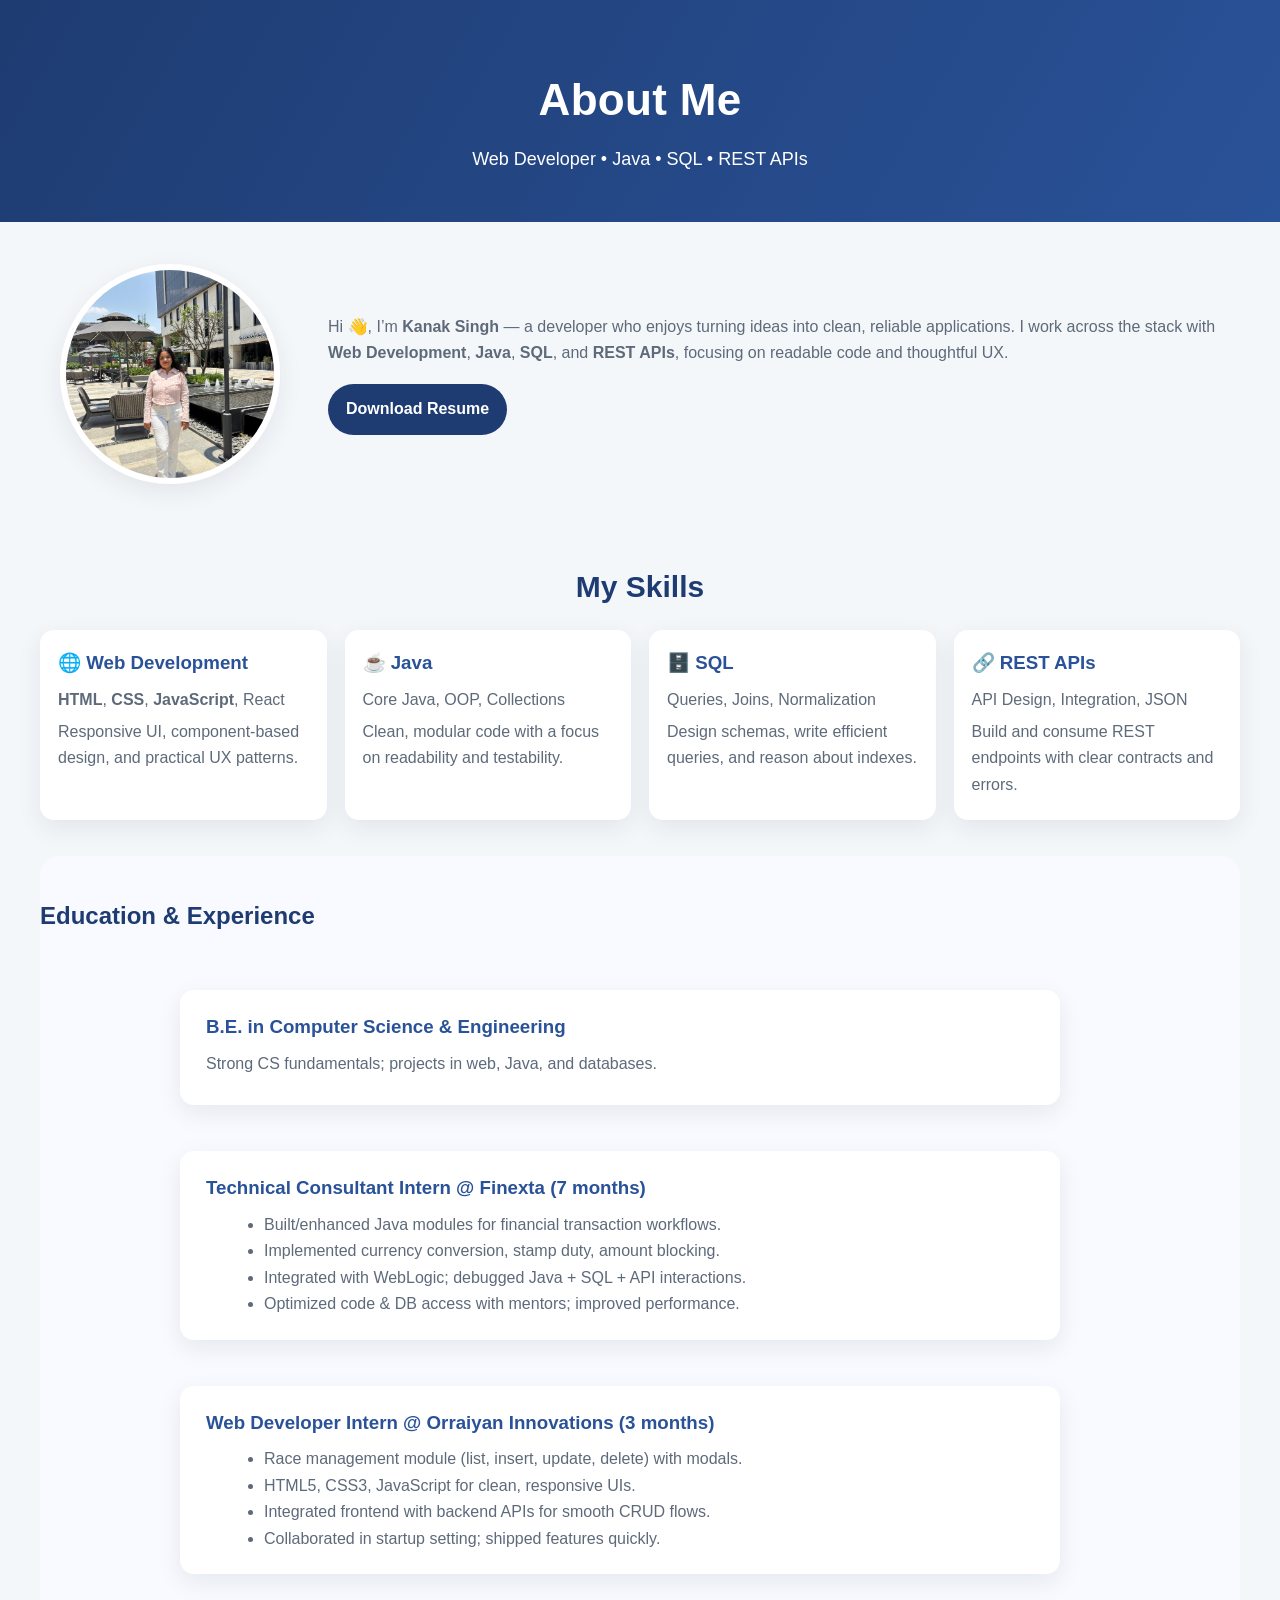
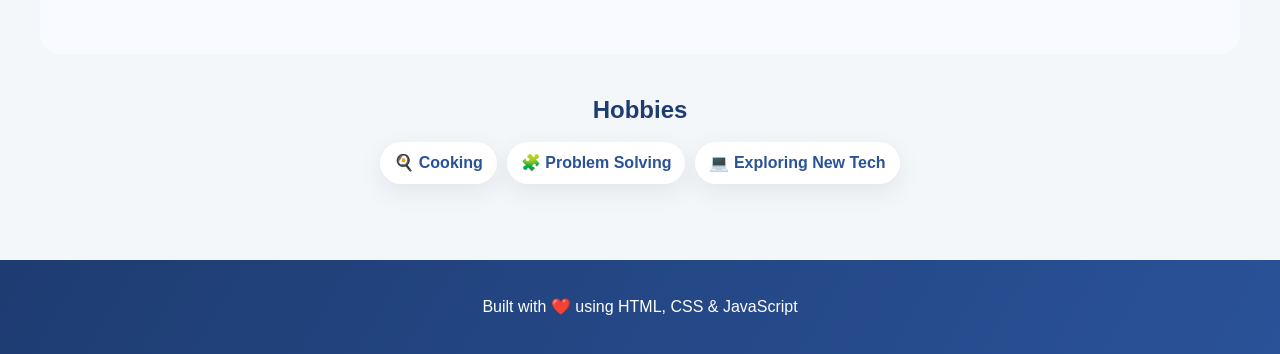
<file: about.html>
<!DOCTYPE html>
<html lang="en">
<head>
  <meta charset="UTF-8" />
  <meta name="viewport" content="width=device-width, initial-scale=1.0"/>
  <title>About | Kanak Priyanka Singh</title>
  <link rel="stylesheet" href="about.css"/>
</head>
<body>


  <!-- Header -->
  <header class="site-header">
    <h1 class="fade-in">About Me</h1>
    <p class="subtitle fade-in">Web Developer • Java • SQL • REST APIs</p>
  </header>

  <!-- Intro / Hero -->
  <section class="intro container fade-in">
    <div class="intro-media">
      <img src="profile.jpg" alt="Kanak Priyanka Singh" class="profile-pic float-up">
    </div>
    <div class="intro-text">
      <p>
        Hi 👋, I’m <strong>Kanak Singh</strong> — a developer who enjoys turning
        ideas into clean, reliable applications. I work across the stack with
        <strong>Web Development</strong>, <strong>Java</strong>, <strong>SQL</strong>, and
        <strong>REST APIs</strong>, focusing on readable code and thoughtful UX.
      </p>

      <div class="quick-actions">
        <a href="resume.pdf" class="btn primary" download>Download Resume</a>
      </div>
    </div>
  </section>

  <!-- Skills -->
  <section class="skills-section container fade-in">
    <h2>My Skills</h2>

    <div class="skills-grid">
      <div class="skill-card">
        <h3>🌐 Web Development</h3>
        <p><strong>HTML</strong>, <strong>CSS</strong>, <strong>JavaScript</strong>, React</p>
        <p>Responsive UI, component-based design, and practical UX patterns.</p>
      </div>

      <div class="skill-card">
        <h3>☕ Java</h3>
        <p>Core Java, OOP, Collections</p>
        <p>Clean, modular code with a focus on readability and testability.</p>
      </div>

      <div class="skill-card">
        <h3>🗄️ SQL</h3>
        <p>Queries, Joins, Normalization</p>
        <p>Design schemas, write efficient queries, and reason about indexes.</p>
      </div>

      <div class="skill-card">
        <h3>🔗 REST APIs</h3>
        <p>API Design, Integration, JSON</p>
        <p>Build and consume REST endpoints with clear contracts and errors.</p>
      </div>
    </div>
  </section>

  <!-- Education & Experience -->
  <section class="timeline-section container fade-in">
    <h2>Education & Experience</h2>

    <div class="timeline">
      <div class="tl-item">
        <div class="tl-dot"></div>
        <div class="tl-card">
          <h3>B.E. in Computer Science & Engineering</h3>
          <p>Strong CS fundamentals; projects in web, Java, and databases.</p>
        </div>
      </div>

      <div class="tl-item">
        <div class="tl-dot"></div>
        <div class="tl-card">
          <h3>Technical Consultant Intern @ Finexta (7 months)</h3>
          <ul>
            <li>Built/enhanced Java modules for financial transaction workflows.</li>
            <li>Implemented currency conversion, stamp duty, amount blocking.</li>
            <li>Integrated with WebLogic; debugged Java + SQL + API interactions.</li>
            <li>Optimized code & DB access with mentors; improved performance.</li>
          </ul>
        </div>
      </div>

      <div class="tl-item">
        <div class="tl-dot"></div>
        <div class="tl-card">
          <h3>Web Developer Intern @ Orraiyan Innovations (3 months)</h3>
          <ul>
            <li>Race management module (list, insert, update, delete) with modals.</li>
            <li>HTML5, CSS3, JavaScript for clean, responsive UIs.</li>
            <li>Integrated frontend with backend APIs for smooth CRUD flows.</li>
            <li>Collaborated in startup setting; shipped features quickly.</li>
          </ul>
        </div>
      </div>
    </div>
  </section>

  <!-- Hobbies -->
  <section class="hobbies container fade-in">
    <h2>Hobbies</h2>
    <div class="chips">
      <span class="chip">🍳 Cooking</span>
      <span class="chip">🧩 Problem Solving</span>
      <span class="chip">💻 Exploring New Tech</span>
    </div>
  </section>

  <!-- Footer -->
  <footer class="site-footer">
    <p>Built with ❤️ using HTML, CSS & JavaScript</p>
  </footer>

  <!-- Tiny JS for scroll-reveal (no library) -->
  <script>
    const els = document.querySelectorAll('.fade-in');
    const io = ('IntersectionObserver' in window)
      ? new IntersectionObserver((entries) => {
          entries.forEach(e => { if (e.isIntersecting) e.target.classList.add('show'); });
        }, { threshold: 0.15 })
      : null;

    els.forEach(el => {
      if (io) io.observe(el); else el.classList.add('show');
    });
  </script>
</body>
</html>
</file>
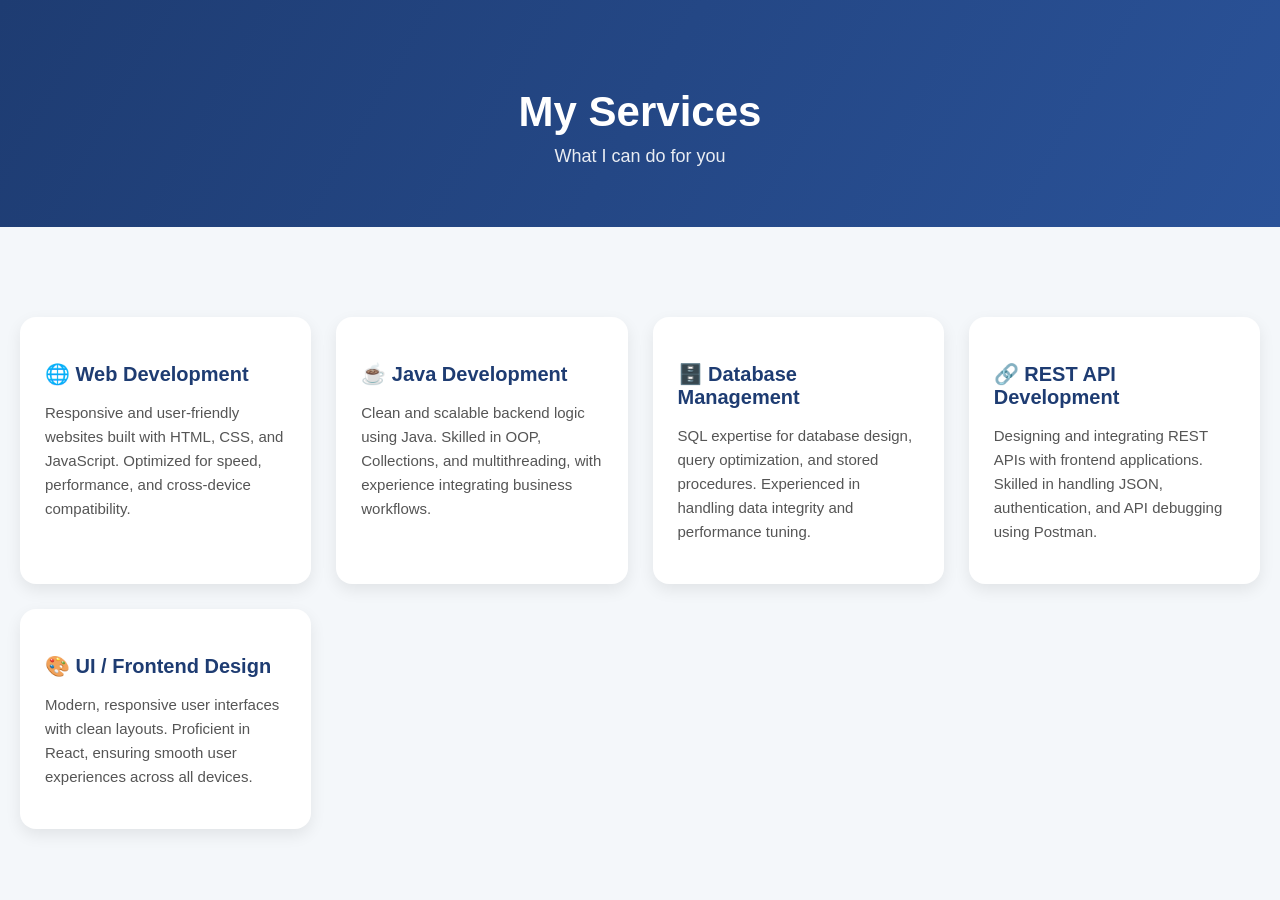
<file: services.html>
<!DOCTYPE html>
<html lang="en">
<head>
  <meta charset="UTF-8">
  <meta name="viewport" content="width=device-width, initial-scale=1.0">
  <title>My Services</title>
  <link rel="stylesheet" href="services.css">
</head>
<body>
  <header>
    <h1>My Services</h1>
    <p>What I can do for you</p>
  </header>

  <section class="services-section">
    <div class="services-container">

      <div class="service-card">
        <h3>🌐 Web Development</h3>
        <p>
          Responsive and user-friendly websites built with HTML, CSS, and JavaScript.
          Optimized for speed, performance, and cross-device compatibility.
        </p>
      </div>

      <div class="service-card">
        <h3>☕ Java Development</h3>
        <p>
          Clean and scalable backend logic using Java. Skilled in OOP, Collections,
          and multithreading, with experience integrating business workflows.
        </p>
      </div>

      <div class="service-card">
        <h3>🗄️ Database Management</h3>
        <p>
          SQL expertise for database design, query optimization, and stored procedures.
          Experienced in handling data integrity and performance tuning.
        </p>
      </div>

      <div class="service-card">
        <h3>🔗 REST API Development</h3>
        <p>
          Designing and integrating REST APIs with frontend applications.
          Skilled in handling JSON, authentication, and API debugging using Postman.
        </p>
      </div>

      <div class="service-card">
        <h3>🎨 UI / Frontend Design</h3>
        <p>
          Modern, responsive user interfaces with clean layouts. Proficient in React,
          ensuring smooth user experiences across all devices.
        </p>
      </div>

    </div>
  </section>

  <!-- Scroll animation JS -->
  <script>
    const cards = document.querySelectorAll('.service-card');
    const observer = new IntersectionObserver(entries => {
      entries.forEach(entry => {
        if (entry.isIntersecting) entry.target.classList.add('show');
      });
    }, { threshold: 0.15 });
    cards.forEach(card => observer.observe(card));
  </script>
</body>
</html>
</file>
<file: about.css>
.project-icon { font-size: 42px; display: inline-block; margin-bottom: 8px; }
.project-card .project-links {
  margin-top: 10px;
  display: flex;
  gap: 10px;
  flex-wrap: wrap;
}


:root {
  --bg: #f4f7fa;
  --text: #222;
  --muted: #5e6a7a;
  --brand1: #1e3c72;
  --brand2: #2a5298;
  --card: #fff;
  --shadow: 0 8px 24px rgba(16, 24, 40, 0.08);
  --radius: 14px;
}

* {
  box-sizing: border-box;
}
html {
  scroll-behavior: smooth;
}
body {
  margin: 0;
  font-family: 'Segoe UI', Tahoma, Geneva, Verdana, sans-serif;
  line-height: 1.65;
  background: var(--bg);
  color: var(--text);
}

/* ========= Layout Helpers ========= */
.container {
  max-width: 1200px;   /* wider container */
  margin: 0 auto;
  padding: 0 40px;     /* extra breathing space */
}


/* ========= Header ========= */
.site-header {
  padding: 64px 20px 48px;
  text-align: center;
  color: #fff;
  background: linear-gradient(120deg, var(--brand1), var(--brand2), var(--brand1));
  background-size: 200% 200%;
  animation: gradientShift 14s ease infinite;
  position: relative;
  overflow: hidden;
}
.site-header h1 {
  margin: 0 0 8px;
  font-size: clamp(28px, 5vw, 44px);
  font-weight: 800;
  letter-spacing: 0.3px;
}
.subtitle {
  margin: 0;
  opacity: 0.95;
  font-size: clamp(14px, 2.5vw, 18px);
}

@keyframes gradientShift {
  0% {
    background-position: 0% 50%;
  }
  50% {
    background-position: 100% 50%;
  }
  100% {
    background-position: 0% 50%;
  }
}

/* ========= Intro ========= */
.intro {
  display: grid;
  grid-template-columns: 260px 1fr;
  gap: 28px;
  align-items: center;
  padding: 42px 0;
}
.intro-media {
  display: flex;
  justify-content: center;
}
.profile-pic {
  width: 220px;
  height: 220px;
  border-radius: 50%;
  object-fit: cover;
  border: 6px solid #fff;
  box-shadow: var(--shadow);
}
.float-up {
  animation: float 5.5s ease-in-out infinite;
}
@keyframes float {
  0% {
    transform: translateY(0);
  }
  50% {
    transform: translateY(-10px);
  }
  100% {
    transform: translateY(0);
  }
}
.intro-text p {
  margin: 0 0 18px;
  color: var(--muted);
}

.quick-actions {
  display: flex;
  gap: 12px;
  flex-wrap: wrap;
}
.btn {
  display: inline-block;
  text-decoration: none;
  font-weight: 700;
  padding: 12px 18px;
  border-radius: 999px;
  transition: all 0.2s ease;
}
.btn.primary {
  background: var(--brand1);
  color: #fff;
}
.btn.primary:hover {
  background: var(--brand2);
  transform: translateY(-1px);
}
.btn.ghost {
  border: 2px solid var(--brand1);
  color: var(--brand1);
}
.btn.ghost:hover {
  background: rgba(30, 60, 114, 0.06);
  transform: translateY(-1px);
}

/* ========= Skills ========= */
.skills-section {
  padding: 36px 0;
  text-align: center;
}
.skills-section h2 {
  font-size: clamp(22px, 3.6vw, 30px);
  margin: 0 0 18px;
  color: var(--brand1);
}

.skills-grid {
  display: grid;
  grid-template-columns: repeat(auto-fit, minmax(240px, 1fr));
  gap: 18px;
}
.skill-card {
  background: var(--card);
  border-radius: var(--radius);
  padding: 18px 18px 16px;
  box-shadow: var(--shadow);
  text-align: left;
  transition: transform 0.22s ease, box-shadow 0.22s ease;
}
.skill-card:hover {
  transform: translateY(-6px);
  box-shadow: 0 14px 34px rgba(16, 24, 40, 0.12);
}
.skill-card h3 {
  margin: 0 0 8px;
  color: var(--brand2);
}
.skill-card p {
  margin: 6px 0;
  color: var(--muted);
}

/* ========= Timeline ========= */
.timeline-section {
  background: #f8faff;
  border-radius: 20px;
  padding: 40px 0;
}

.timeline-section h2 {
  color: var(--brand1);
  margin: 0 0 18px;
}

.timeline {
  position: relative;
  margin: 40px auto;
  padding-left: 40px;
  max-width: 1000px; /* centers the line with content */
}
.timeline::before {
  left: 20px;
  width: 3px;
  background: linear-gradient(180deg, rgba(30, 60, 114, 0.25), rgba(42, 82, 152, 0.25));
}
.tl-item {
  position: relative;
  margin: 32px 0;
}

.tl-dot {
  width: 14px;
  height: 14px;
  top: 12px;
  left: 8px;
}

.tl-card {
  background: var(--card);
  box-shadow: var(--shadow);
  border-radius: var(--radius);
  padding: 22px 26px;
  text-align: left;
  width: calc(100% - 80px); /* makes cards fill most of the width */
}

.tl-card h3 {
  margin: 0 0 8px;
  color: var(--brand2);
}
.tl-card p {
  margin: 6px 0;
  color: var(--muted);
}
.tl-card ul {
  margin: 6px 0 0 18px;
  color: var(--muted);
}

/* ========= Hobbies ========= */
.hobbies {
  padding: 36px 0;
  text-align: center;
}
.hobbies h2 {
  color: var(--brand1);
  margin: 0 0 12px;
}
.chips {
  display: flex;
  justify-content: center;
  flex-wrap: wrap;
  gap: 10px;
}
.chip {
  background: var(--card);
  border-radius: 999px;
  padding: 8px 14px;
  box-shadow: var(--shadow);
  font-weight: 600;
  color: var(--brand2);
}

/* ========= Footer ========= */
.site-footer {
  margin-top: 40px;
  padding: 18px 20px;
  text-align: center;
  color: #fff;
  background: linear-gradient(120deg, var(--brand1), var(--brand2));
}

/* ========= Reveal on Scroll ========= */
.fade-in {
  opacity: 0;
  transform: translateY(26px);
  transition: opacity 0.6s ease, transform 0.6s ease;
}
.fade-in.show {
  opacity: 1;
  transform: translateY(0);
}

/* Staggered reveal (nice touch) */
.skills-grid .skill-card:nth-child(1) {
  transition-delay: 0.05s;
}
.skills-grid .skill-card:nth-child(2) {
  transition-delay: 0.1s;
}
.skills-grid .skill-card:nth-child(3) {
  transition-delay: 0.15s;
}
.skills-grid .skill-card:nth-child(4) {
  transition-delay: 0.2s;
}

/* ========= Responsive ========= */
@media (max-width: 820px) {
  .intro {
    grid-template-columns: 1fr;
    text-align: center;
  }
  .intro-text p {
    margin-left: auto;
    margin-right: auto;
    max-width: 640px;
  }
  .intro-media {
    order: -1; /* put photo on top for mobile */
  }
}
/* =========================
   🌙 Dark / Light Mode Styles (Fixed + Enhanced)
   ========================= */

/* Dark mode variable overrides */
body.dark-mode {
  --bg: #0f1220;
  --text: #eaeaf0;
  --card: #151933;
  --brand1: #6a85ff;     /* fixed variable names */
  --brand2: #8ea8ff;     /* fixed variable names */
  --muted: #b5b8c7;
  --shadow: 0 2px 18px rgba(0, 0, 0, 0.45);
  background: var(--bg);
  color: var(--text);
}

/* Navbar in dark mode */
body.dark-mode .navbar {
  background: #151933;
  box-shadow: 0 2px 12px rgba(0, 0, 0, 0.45);
}

body.dark-mode .nav-links li a {
  color: #eaeaf0;
  transition: color 0.3s ease;
}

body.dark-mode .nav-links li a.active {
  color: #8ea8ff;
}

/* Buttons */
body.dark-mode .primary {
  background: #8ea8ff;
  color: #0f1220;
}

body.dark-mode .secondary {
  border: 2px solid #8ea8ff;
  color: #8ea8ff;
}

body.dark-mode .secondary:hover {
  background: rgba(142, 168, 255, 0.15);
}

/* Hero Section */
body.dark-mode .hero {
  background: linear-gradient(90deg, #1e3c72, #2a5298);
  color: #fff;
}

/* Cards (skills, projects, contact form) */
body.dark-mode .project-card,
body.dark-mode .skill-card,
body.dark-mode .contact form {
  background: #1a1e33;
  color: #eaeaf0;
  box-shadow: 0 2px 18px rgba(0, 0, 0, 0.45);
}

/* Input fields in contact form */
body.dark-mode .contact input,
body.dark-mode .contact textarea {
  background: #11162b;
  border-color: rgba(255, 255, 255, 0.2);
  color: #eaeaf0;
}
body.dark-mode .contact input::placeholder,
body.dark-mode .contact textarea::placeholder {
  color: rgba(255, 255, 255, 0.6);
}

/* Footer */
body.dark-mode footer,
body.dark-mode .site-footer {
  background: #151933;
  color: #eaeaf0;
}

/* 🌗 Smooth transition for theme switch */
body,
.navbar,
.project-card,
.skill-card,
.contact form,
footer,
.site-footer,
.hero {
  transition: background 0.4s ease, color 0.4s ease, box-shadow 0.4s ease, border 0.3s ease;
}

/* 🌙 Theme toggle button glow */
#theme-toggle {
  background: none;
  border: none;
  font-size: 1.4rem;
  cursor: pointer;
  transition: transform 0.3s ease, text-shadow 0.3s ease;
}
#theme-toggle:hover {
  transform: scale(1.1);
  text-shadow: 0 0 8px var(--brand2);
}
</file>
<file: services.css>
/* ========= Base ========= */
body {
  font-family: 'Segoe UI', Tahoma, Geneva, Verdana, sans-serif;
  margin: 0;
  padding: 0;
  background: #f4f7fa;
  color: #333;
}

/* ========= Header ========= */
header {
  background: linear-gradient(120deg, #1e3c72, #2a5298, #1e3c72);
  background-size: 200% 200%;
  animation: gradientShift 14s ease infinite;
  color: white;
  text-align: center;
  padding: 60px 20px;
  position: relative;
}
header h1 {
  margin-bottom: 10px;
  font-size: clamp(28px, 5vw, 42px);
}
header p {
  margin: 0;
  font-size: 18px;
  opacity: 0.9;
}

/* Gradient animation */
@keyframes gradientShift {
  0% { background-position: 0% 50%; }
  50% { background-position: 100% 50%; }
  100% { background-position: 0% 50%; }
}

/* ========= Services ========= */
.services-section {
  padding: 60px 20px;
  text-align: center;
}

.services-container {
  display: grid;
  grid-template-columns: repeat(auto-fit, minmax(250px, 1fr));
  gap: 25px;
  margin-top: 30px;
}

/* ========= Cards ========= */
.service-card {
  background: white;
  border-radius: 16px;
  padding: 25px;
  box-shadow: 0 6px 16px rgba(0, 0, 0, 0.08);
  text-align: left;
  transition: transform 0.25s ease, box-shadow 0.25s ease;
  opacity: 0;
  transform: translateY(30px);
}
.service-card h3 {
  color: #1e3c72;
  margin-bottom: 12px;
  font-size: 20px;
}
.service-card p {
  font-size: 15px;
  line-height: 1.6;
  color: #555;
}

/* Hover effect */
.service-card:hover {
  transform: translateY(-8px) scale(1.02);
  box-shadow: 0 10px 24px rgba(0, 0, 0, 0.12);
}

/* ========= Scroll Animation ========= */
.service-card.show {
  opacity: 1;
  transform: translateY(0);
  transition: opacity 0.6s ease, transform 0.6s ease;
}

/* ========= Responsive ========= */
@media (max-width: 768px) {
  header h1 { font-size: 32px; }
  header p { font-size: 16px; }
}
</file>
